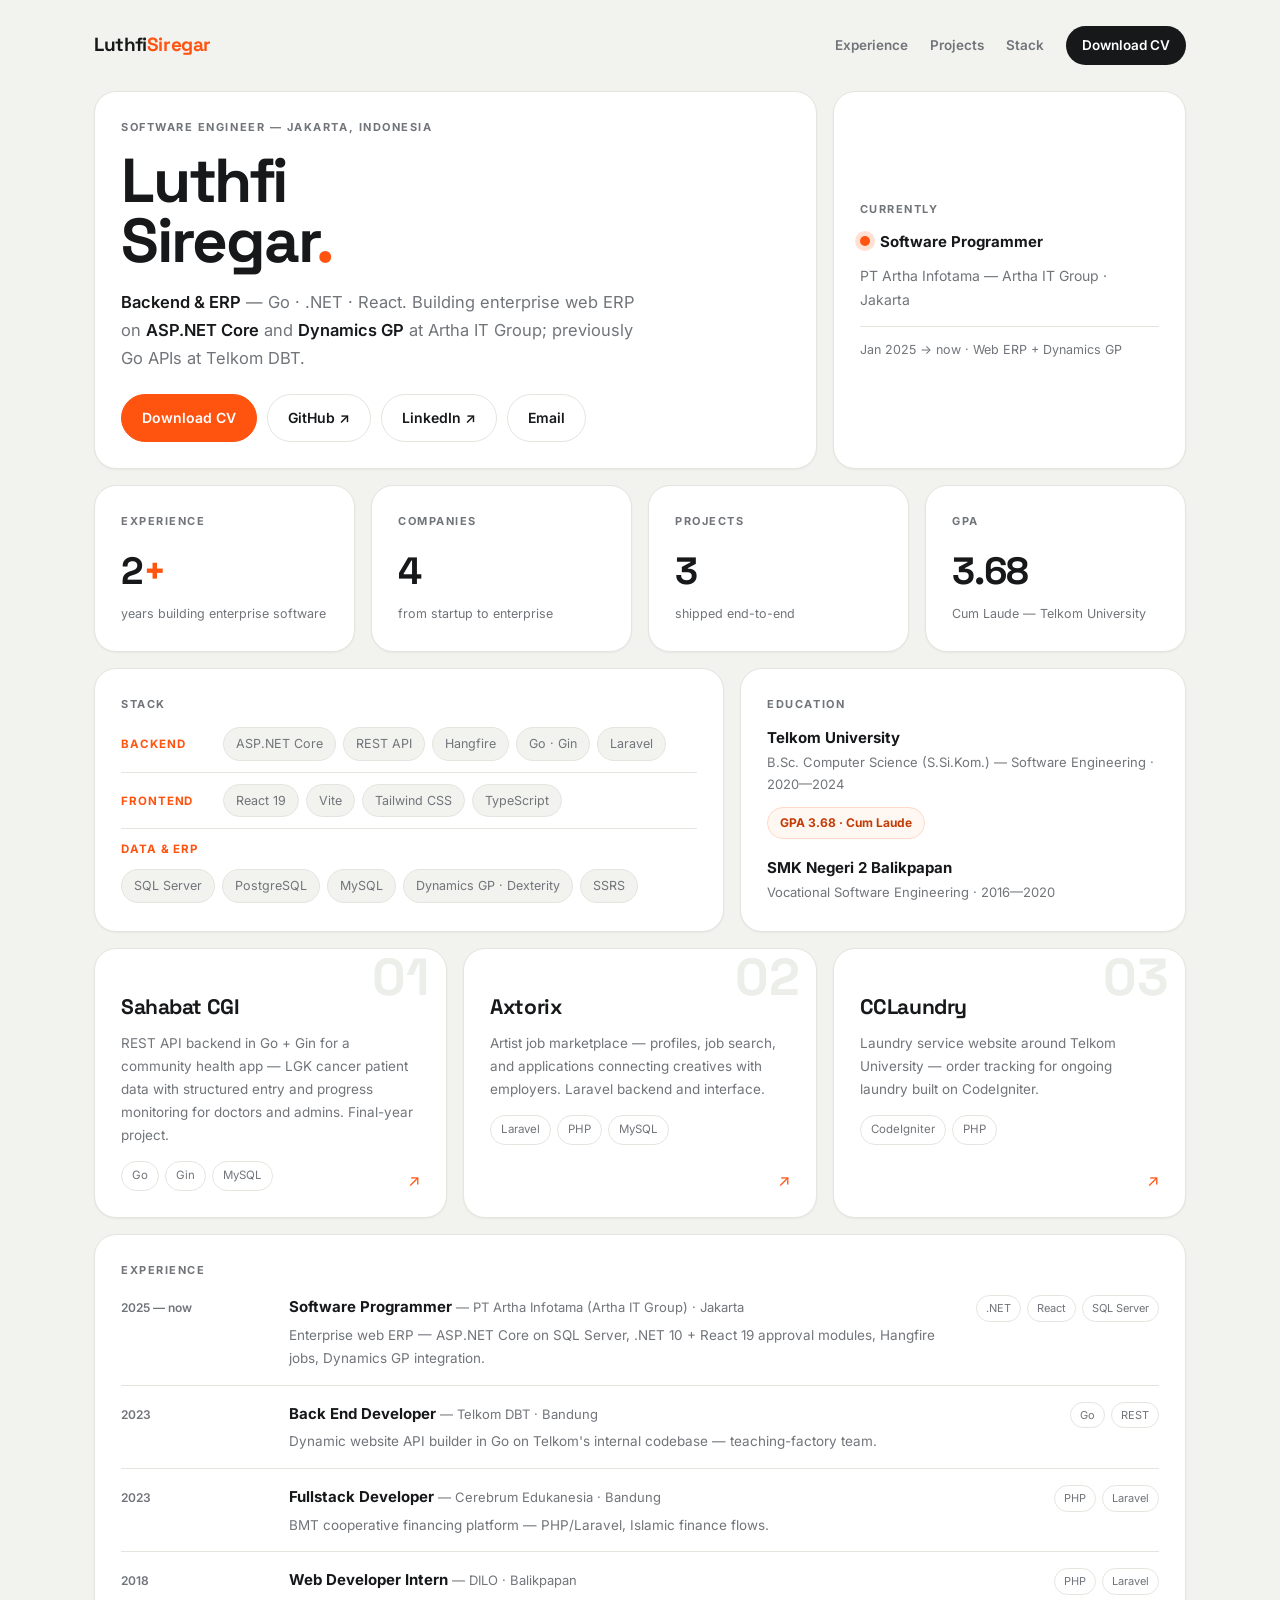
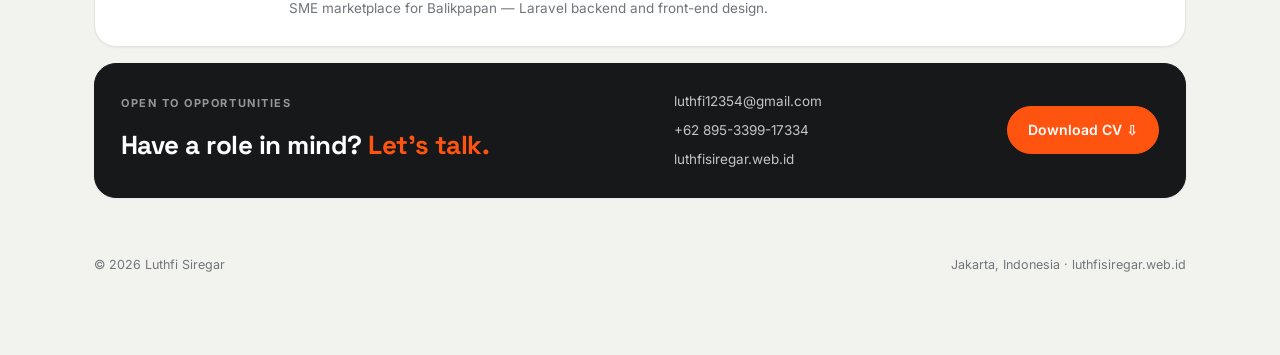
<file: index.html>
<!doctype html>
<html lang="en">
<head>
<meta charset="utf-8">
<meta name="viewport" content="width=device-width,initial-scale=1">
<title>Luthfi Siregar — Software Engineer</title>
<meta name="description" content="Luthfi Siregar — Software Engineer based in Jakarta. Backend & Full-stack: Go, .NET, React, PHP/Laravel. ERP, Dynamics GP, REST API.">
<meta name="author" content="Luthfi Siregar">
<meta name="google-site-verification" content="FlG1HTMdabONiJ1Xdwsh8hRwJur04IM24gIuMPED4pI" />
<link rel="canonical" href="https://luthfisiregar.web.id/">
<meta property="og:title" content="Luthfi Siregar — Software Engineer">
<meta property="og:description" content="Software Engineer — Backend & Full-stack. Go, .NET, React, Dynamics GP. Jakarta, Indonesia.">
<meta property="og:type" content="website">
<meta property="og:url" content="https://luthfisiregar.web.id/">
<meta property="og:site_name" content="Luthfi Siregar">
<meta name="twitter:card" content="summary">
<link rel="icon" href="/favicon.svg" type="image/svg+xml">
<link rel="preconnect" href="https://fonts.googleapis.com">
<link rel="preconnect" href="https://fonts.gstatic.com" crossorigin>
<link href="https://fonts.googleapis.com/css2?family=Space+Grotesk:wght@500;700&family=Inter:wght@400;500;600;700&display=swap" rel="stylesheet">
<style>
:root{--bg:#f2f3ef;--card:#ffffff;--ink:#16181a;--mut:#71757a;--line:#e5e5df;--acc:#ff5310;--shadow:0 1px 2px rgba(20,20,20,.05)}
*{box-sizing:border-box;margin:0;padding:0}
::selection{background:rgba(255,83,16,.18)}
a{color:inherit;text-decoration:none}
body{background:var(--bg);color:var(--ink);font:15px/1.7 Inter,system-ui,sans-serif;-webkit-font-smoothing:antialiased}
.wrap{max-width:1140px;margin:0 auto;padding:0 24px 80px}
header{display:flex;justify-content:space-between;align-items:center;padding:26px 0}
.logo{font-family:"Space Grotesk",sans-serif;font-weight:700;font-size:19px;letter-spacing:-.02em}
.logo span{color:var(--acc)}
nav{display:flex;gap:22px;align-items:center;font-size:13.5px;font-weight:600;color:var(--mut)}
nav a:hover{color:var(--ink)}
nav .cvbtn{background:var(--ink);color:#fff;border-radius:999px;padding:8px 16px}
.grid{display:grid;grid-template-columns:repeat(12,1fr);gap:16px}
.tile{background:var(--card);border:1px solid var(--line);border-radius:22px;padding:26px;box-shadow:var(--shadow);transition:transform .2s ease,box-shadow .2s ease,border-color .2s ease}
.tile:hover{transform:translateY(-3px);box-shadow:0 14px 34px rgba(20,20,20,.10)}
.lab{font-size:11px;font-weight:700;letter-spacing:.14em;text-transform:uppercase;color:var(--mut)}
.hero{grid-column:span 8;display:flex;flex-direction:column;justify-content:flex-end;min-height:290px}
.hero h1{font-family:"Space Grotesk",sans-serif;font-size:62px;line-height:.98;font-weight:700;letter-spacing:-.035em;margin:14px 0 16px}
.hero h1 em{font-style:normal;color:var(--acc)}
.hero p{font-size:16.5px;color:var(--mut);max-width:52ch}
.hero p b{color:var(--ink);font-weight:600}
.cta{display:flex;gap:10px;flex-wrap:wrap;margin-top:22px}
.btn{display:inline-flex;align-items:center;gap:8px;border-radius:999px;padding:11px 20px;font-size:14px;font-weight:600;border:1px solid var(--line);background:#fff;transition:transform .15s,box-shadow .15s}
.btn:hover{transform:translateY(-2px);box-shadow:0 8px 18px rgba(20,20,20,.10)}
.btn.primary{background:var(--acc);border-color:var(--acc);color:#fff}
.now{grid-column:span 4;display:flex;flex-direction:column;justify-content:center;gap:10px}
.now .pulse{display:flex;align-items:center;gap:10px;font-weight:700;font-size:15px}
.pdot{width:10px;height:10px;border-radius:50%;background:var(--acc);box-shadow:0 0 0 5px rgba(255,83,16,.18);animation:pulse 2s infinite}
@keyframes pulse{50%{box-shadow:0 0 0 9px rgba(255,83,16,.08)}}
.now .co{font-size:14px;color:var(--mut)}
.now .meta{font-size:12.5px;color:var(--mut);border-top:1px solid var(--line);padding-top:12px;margin-top:4px}
.stat{grid-column:span 3}
.stat .n{font-family:"Space Grotesk",sans-serif;font-size:38px;font-weight:700;letter-spacing:-.03em;margin-top:8px}
.stat .n em{font-style:normal;color:var(--acc)}
.stat .d{font-size:12.5px;color:var(--mut)}
.stack{grid-column:span 7}
.sgroup{display:flex;gap:10px;align-items:baseline;padding:11px 0;border-bottom:1px solid var(--line);flex-wrap:wrap}
.sgroup:last-child{border-bottom:none;padding-bottom:2px}
.sgroup:first-child{padding-top:4px}
.sglab{width:92px;flex-shrink:0;font-size:11.5px;font-weight:700;letter-spacing:.08em;text-transform:uppercase;color:var(--acc)}
.chips{display:flex;gap:7px;flex-wrap:wrap}
.chip{border:1px solid var(--line);border-radius:999px;padding:5px 12px;font-size:12.5px;color:var(--mut);background:var(--bg)}
.edu{grid-column:span 5;display:flex;flex-direction:column;gap:0}
.edu .u{font-size:15px;font-weight:700;margin-top:12px}
.edu .u:first-of-type{margin-top:10px}
.edu .m{font-size:13px;color:var(--mut)}
.edu .badge{display:inline-flex;margin-top:12px;align-self:flex-start;background:#fff7f2;border:1px solid #ffd9c7;color:#c23c05;border-radius:999px;padding:5px 12px;font-size:12px;font-weight:700}
.proj{grid-column:span 4;position:relative;overflow:hidden}
.proj .idx{font-family:"Space Grotesk",sans-serif;font-size:52px;font-weight:700;color:#eceee9;position:absolute;top:2px;right:16px;line-height:1}
.proj h3{font-family:"Space Grotesk",sans-serif;font-size:21px;font-weight:700;letter-spacing:-.02em;margin-top:14px}
.proj p{font-size:13.5px;color:var(--mut);margin-top:8px}
.proj .tg{display:flex;gap:6px;flex-wrap:wrap;margin-top:14px}
.proj .tg span{border:1px solid var(--line);border-radius:999px;padding:4px 10px;font-size:11.5px;color:var(--mut)}
.proj .go{position:absolute;bottom:22px;right:26px;font-size:16px;color:var(--acc)}
.xp{grid-column:span 12}
.xrow{display:grid;grid-template-columns:150px 1fr auto;gap:18px;padding:15px 0;border-bottom:1px solid var(--line);align-items:baseline}
.xrow:last-child{border-bottom:none;padding-bottom:0}
.xrow:first-of-type{padding-top:18px}
.xd{font-size:12px;color:var(--mut);font-weight:600}
.xr{font-size:15px;font-weight:700}
.xo{font-size:13px;color:var(--mut)}
.xrow .tg span{border:1px solid var(--line);border-radius:999px;padding:3px 9px;font-size:11px;color:var(--mut)}
.xrow .tg{display:flex;gap:6px;flex-wrap:wrap}
.contact{grid-column:span 12;display:flex;justify-content:space-between;align-items:center;gap:18px;flex-wrap:wrap;background:var(--ink);border-color:var(--ink)}
.contact .lab{color:rgba(255,255,255,.55)}
.contact h2{font-family:"Space Grotesk",sans-serif;color:#fff;font-size:26px;font-weight:700;letter-spacing:-.02em;margin-top:10px}
.contact h2 em{font-style:normal;color:var(--acc)}
.contact .links{display:flex;flex-direction:column;gap:6px;font-size:13.5px}
.contact .links a{color:rgba(255,255,255,.75)}
.contact .links a:hover{color:#fff}
.contact .btn.primary{background:var(--acc)}
footer{margin-top:56px;display:flex;justify-content:space-between;font-size:12.5px;color:var(--mut);flex-wrap:wrap;gap:10px}
@media(max-width:920px){.hero{grid-column:span 12}.now{grid-column:span 12}.stat{grid-column:span 6}.stack,.edu{grid-column:span 12}.proj{grid-column:span 12}.hero h1{font-size:48px}}
@media(max-width:640px){header{flex-wrap:wrap;gap:12px;padding:20px 0}nav{flex-wrap:wrap;gap:10px 16px;font-size:12.5px}nav .cvbtn{padding:7px 13px}.wrap{padding:0 18px 56px}.xrow{grid-template-columns:1fr;gap:6px}.xrow:first-of-type{padding-top:14px}}
</style>
<script type="application/ld+json">
{"@context":"https://schema.org","@type":"WebSite","name":"Luthfi Siregar","url":"https://luthfisiregar.web.id/"}
</script>
<script type="application/ld+json">
{"@context":"https://schema.org","@type":"Person","name":"Luthfi Siregar","url":"https://luthfisiregar.web.id/","jobTitle":"Software Engineer","address":{"@type":"PostalAddress","addressLocality":"Jakarta","addressCountry":"ID"},"sameAs":["https://www.linkedin.com/in/luthfisiregar","https://github.com/luthfi55"],"email":"mailto:luthfi12354@gmail.com"}
</script>
</head>
<body>
<div class="wrap">
  <header>
    <div class="logo">Luthfi<span>Siregar</span></div>
    <nav><a href="#experience">Experience</a><a href="#projects">Projects</a><a href="#stack">Stack</a><a class="cvbtn" href="/Luthfi_Siregar_CV.pdf">Download CV</a></nav>
  </header>

  <div class="grid">
    <div class="tile hero">
      <div class="lab">Software Engineer — Jakarta, Indonesia</div>
      <h1>Luthfi<br>Siregar<em>.</em></h1>
      <p><b>Backend &amp; ERP</b> — Go · .NET · React. Building enterprise web ERP on <b>ASP.NET Core</b> and <b>Dynamics GP</b> at Artha IT Group; previously Go APIs at Telkom DBT.</p>
      <div class="cta">
        <a class="btn primary" href="/Luthfi_Siregar_CV.pdf">Download CV</a>
        <a class="btn" href="https://github.com/luthfi55" target="_blank" rel="noopener">GitHub ↗</a>
        <a class="btn" href="https://www.linkedin.com/in/luthfisiregar" target="_blank" rel="noopener">LinkedIn ↗</a>
        <a class="btn" href="mailto:luthfi12354@gmail.com">Email</a>
      </div>
    </div>
    <div class="tile now">
      <div class="lab">Currently</div>
      <div class="pulse"><span class="pdot"></span>Software Programmer</div>
      <div class="co">PT Artha Infotama — Artha IT Group · Jakarta</div>
      <div class="meta">Jan 2025 → now · Web ERP + Dynamics GP</div>
    </div>

    <div class="tile stat"><div class="lab">Experience</div><div class="n">2<em>+</em></div><div class="d">years building enterprise software</div></div>
    <div class="tile stat"><div class="lab">Companies</div><div class="n">4</div><div class="d">from startup to enterprise</div></div>
    <div class="tile stat"><div class="lab">Projects</div><div class="n">3</div><div class="d">shipped end-to-end</div></div>
    <div class="tile stat"><div class="lab">GPA</div><div class="n">3.68</div><div class="d">Cum Laude — Telkom University</div></div>

    <div class="tile stack" id="stack">
      <div class="lab">Stack</div>
      <div style="margin-top:10px">
        <div class="sgroup"><span class="sglab">Backend</span><div class="chips"><span class="chip">ASP.NET Core</span><span class="chip">REST API</span><span class="chip">Hangfire</span><span class="chip">Go · Gin</span><span class="chip">Laravel</span></div></div>
        <div class="sgroup"><span class="sglab">Frontend</span><div class="chips"><span class="chip">React 19</span><span class="chip">Vite</span><span class="chip">Tailwind CSS</span><span class="chip">TypeScript</span></div></div>
        <div class="sgroup"><span class="sglab">Data &amp; ERP</span><div class="chips"><span class="chip">SQL Server</span><span class="chip">PostgreSQL</span><span class="chip">MySQL</span><span class="chip">Dynamics GP · Dexterity</span><span class="chip">SSRS</span></div></div>
      </div>
    </div>
    <div class="tile edu">
      <div class="lab">Education</div>
      <div class="u">Telkom University</div>
      <div class="m">B.Sc. Computer Science (S.Si.Kom.) — Software Engineering · 2020—2024</div>
      <span class="badge">GPA 3.68 · Cum Laude</span>
      <div class="u" style="margin-top:16px">SMK Negeri 2 Balikpapan</div>
      <div class="m">Vocational Software Engineering · 2016—2020</div>
    </div>

    <div class="tile proj" id="projects"><div class="idx">01</div><h3>Sahabat CGI</h3><p>REST API backend in Go + Gin for a community health app — LGK cancer patient data with structured entry and progress monitoring for doctors and admins. Final-year project.</p><div class="tg"><span>Go</span><span>Gin</span><span>MySQL</span></div><div class="go">↗</div></div>
    <div class="tile proj"><div class="idx">02</div><h3>Axtorix</h3><p>Artist job marketplace — profiles, job search, and applications connecting creatives with employers. Laravel backend and interface.</p><div class="tg"><span>Laravel</span><span>PHP</span><span>MySQL</span></div><div class="go">↗</div></div>
    <div class="tile proj"><div class="idx">03</div><h3>CCLaundry</h3><p>Laundry service website around Telkom University — order tracking for ongoing laundry built on CodeIgniter.</p><div class="tg"><span>CodeIgniter</span><span>PHP</span></div><div class="go">↗</div></div>

    <div class="tile xp" id="experience">
      <div class="lab">Experience</div>
      <div class="xrow"><div class="xd">2025 — now</div><div><span class="xr">Software Programmer</span> <span class="xo">— PT Artha Infotama (Artha IT Group) · Jakarta</span><div style="font-size:13.5px;color:var(--mut);margin-top:4px">Enterprise web ERP — ASP.NET Core on SQL Server, .NET 10 + React 19 approval modules, Hangfire jobs, Dynamics GP integration.</div></div><div class="tg"><span>.NET</span><span>React</span><span>SQL Server</span></div></div>
      <div class="xrow"><div class="xd">2023</div><div><span class="xr">Back End Developer</span> <span class="xo">— Telkom DBT · Bandung</span><div style="font-size:13.5px;color:var(--mut);margin-top:4px">Dynamic website API builder in Go on Telkom's internal codebase — teaching-factory team.</div></div><div class="tg"><span>Go</span><span>REST</span></div></div>
      <div class="xrow"><div class="xd">2023</div><div><span class="xr">Fullstack Developer</span> <span class="xo">— Cerebrum Edukanesia · Bandung</span><div style="font-size:13.5px;color:var(--mut);margin-top:4px">BMT cooperative financing platform — PHP/Laravel, Islamic finance flows.</div></div><div class="tg"><span>PHP</span><span>Laravel</span></div></div>
      <div class="xrow"><div class="xd">2018</div><div><span class="xr">Web Developer Intern</span> <span class="xo">— DILO · Balikpapan</span><div style="font-size:13.5px;color:var(--mut);margin-top:4px">SME marketplace for Balikpapan — Laravel backend and front-end design.</div></div><div class="tg"><span>PHP</span><span>Laravel</span></div></div>
    </div>

    <div class="tile contact" id="contact">
      <div>
        <div class="lab">Open to opportunities</div>
        <h2>Have a role in mind? <em>Let's talk.</em></h2>
      </div>
      <div class="links">
        <a href="mailto:luthfi12354@gmail.com">luthfi12354@gmail.com</a>
        <a href="tel:+62895339917334">+62 895-3399-17334</a>
        <a href="https://luthfisiregar.web.id/" target="_blank" rel="noopener">luthfisiregar.web.id</a>
      </div>
      <a class="btn primary" href="/Luthfi_Siregar_CV.pdf">Download CV ⇩</a>
    </div>
  </div>

  <footer><span>© 2026 Luthfi Siregar</span><span>Jakarta, Indonesia · luthfisiregar.web.id</span></footer>
</div>
</body>
</html>
</file>
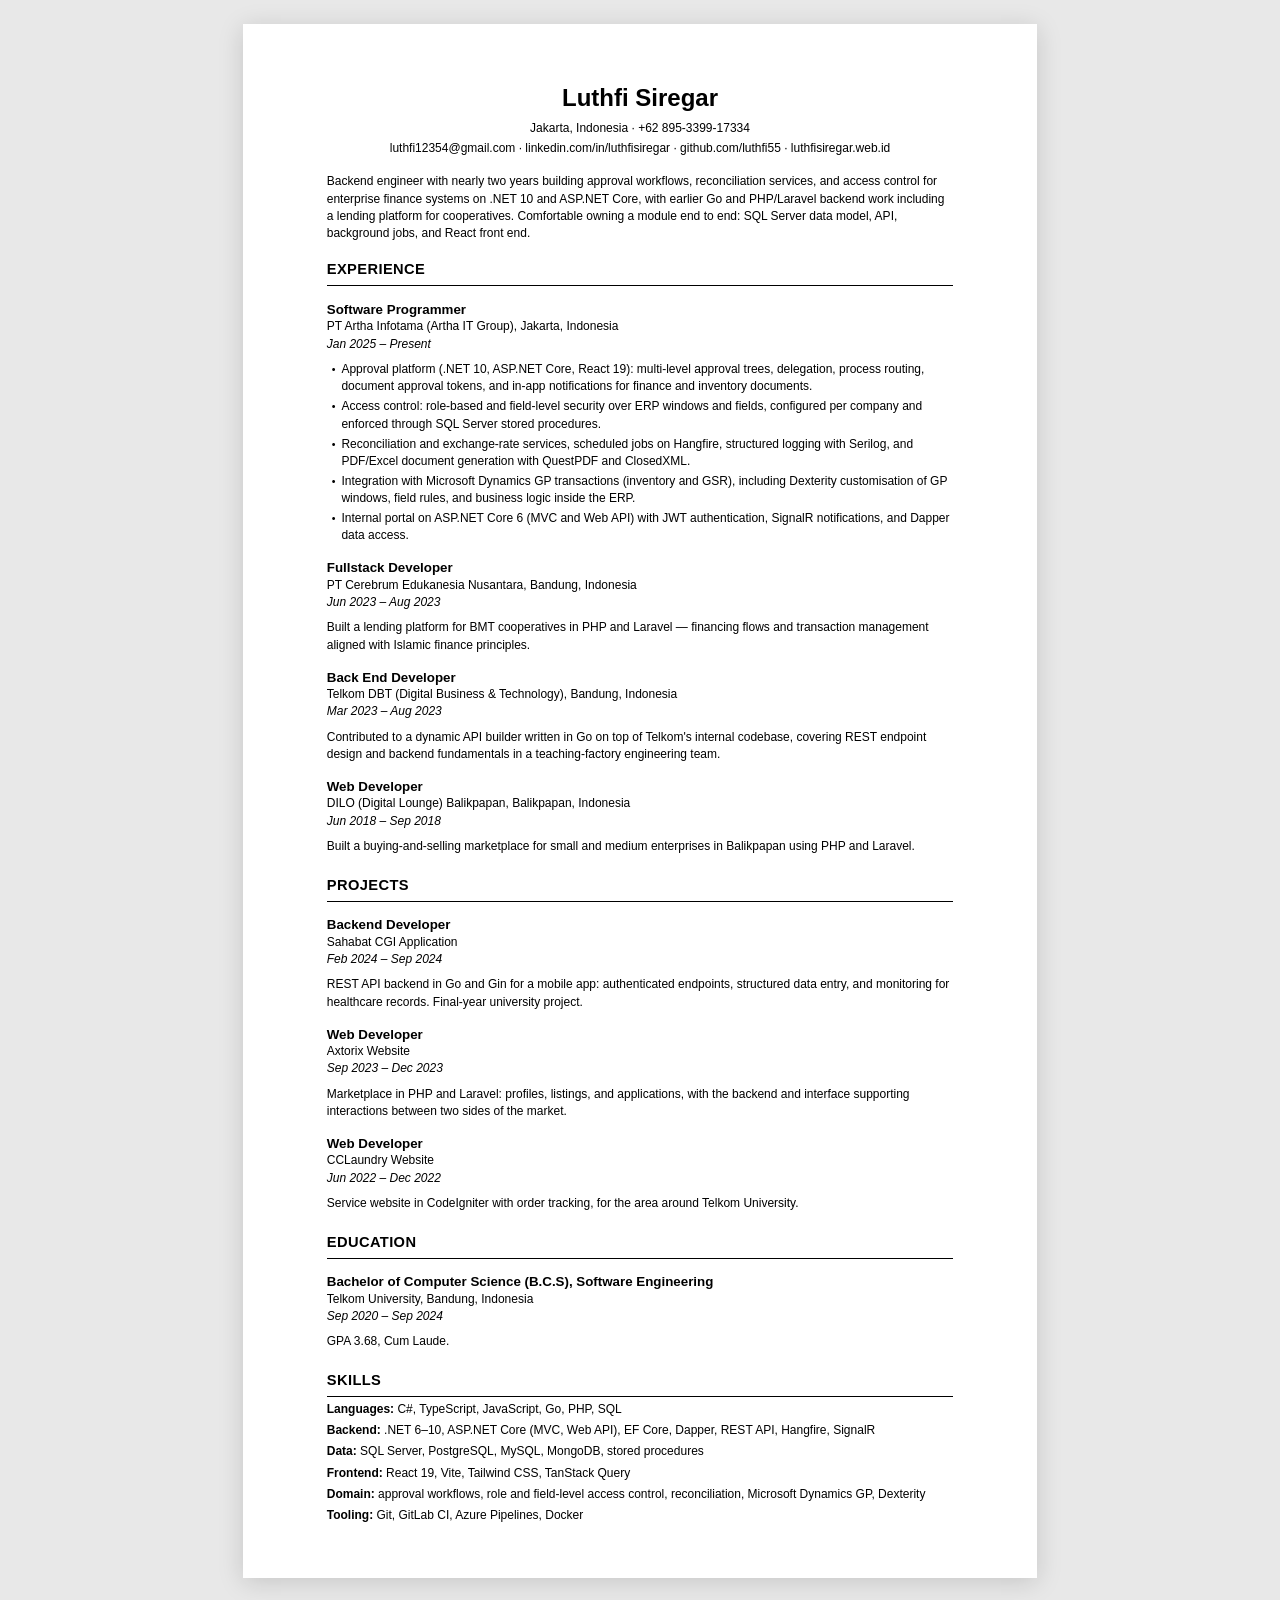
<file: cv-fintech.html>
<!doctype html>
<html lang="en">
<head>
<meta charset="utf-8">
<meta name="viewport" content="width=device-width,initial-scale=1">
<title>Luthfi Siregar — CV (Backend / Fintech)</title>
<meta name="description" content="Luthfi Siregar — Backend Engineer, Jakarta. Approval workflows, reconciliation, access control on .NET 10 / ASP.NET Core.">
<link rel="canonical" href="https://luthfisiregar.web.id/cv-fintech.html">
<link rel="stylesheet" href="cv.css">
</head>
<body>
<div class="page">

  <h1>Luthfi Siregar</h1>
  <div class="contact">
    <div>Jakarta, Indonesia · <a href="tel:+62895339917334">+62 895-3399-17334</a></div>
    <div><a href="mailto:luthfi12354@gmail.com">luthfi12354@gmail.com</a> · <a href="https://www.linkedin.com/in/luthfisiregar">linkedin.com/in/luthfisiregar</a> · <a href="https://github.com/luthfi55">github.com/luthfi55</a> · <a href="https://luthfisiregar.web.id">luthfisiregar.web.id</a></div>
  </div>

  <p class="summary">Backend engineer with nearly two years building approval workflows, reconciliation services, and access control for enterprise finance systems on .NET 10 and ASP.NET Core, with earlier Go and PHP/Laravel backend work including a lending platform for cooperatives. Comfortable owning a module end to end: SQL Server data model, API, background jobs, and React front end.</p>

  <h2>Experience</h2>

  <div class="item">
    <div class="role">Software Programmer</div>
    <div class="org">PT Artha Infotama (Artha IT Group), Jakarta, Indonesia</div>
    <div class="when">Jan 2025 – Present</div>
    <div class="desc">
      <ul>
        <li>Approval platform (.NET 10, ASP.NET Core, React 19): multi-level approval trees, delegation, process routing, document approval tokens, and in-app notifications for finance and inventory documents.</li>
        <li>Access control: role-based and field-level security over ERP windows and fields, configured per company and enforced through SQL Server stored procedures.</li>
        <li>Reconciliation and exchange-rate services, scheduled jobs on Hangfire, structured logging with Serilog, and PDF/Excel document generation with QuestPDF and ClosedXML.</li>
        <li>Integration with Microsoft Dynamics GP transactions (inventory and GSR), including Dexterity customisation of GP windows, field rules, and business logic inside the ERP.</li>
        <li>Internal portal on ASP.NET Core 6 (MVC and Web API) with JWT authentication, SignalR notifications, and Dapper data access.</li>
      </ul>
    </div>
  </div>

  <div class="item">
    <div class="role">Fullstack Developer</div>
    <div class="org">PT Cerebrum Edukanesia Nusantara, Bandung, Indonesia</div>
    <div class="when">Jun 2023 – Aug 2023</div>
    <p class="desc">Built a lending platform for BMT cooperatives in PHP and Laravel — financing flows and transaction management aligned with Islamic finance principles.</p>
  </div>

  <div class="item">
    <div class="role">Back End Developer</div>
    <div class="org">Telkom DBT (Digital Business &amp; Technology), Bandung, Indonesia</div>
    <div class="when">Mar 2023 – Aug 2023</div>
    <p class="desc">Contributed to a dynamic API builder written in Go on top of Telkom's internal codebase, covering REST endpoint design and backend fundamentals in a teaching-factory engineering team.</p>
  </div>

  <div class="item">
    <div class="role">Web Developer</div>
    <div class="org">DILO (Digital Lounge) Balikpapan, Balikpapan, Indonesia</div>
    <div class="when">Jun 2018 – Sep 2018</div>
    <p class="desc">Built a buying-and-selling marketplace for small and medium enterprises in Balikpapan using PHP and Laravel.</p>
  </div>

  <h2 class="brk">Projects</h2>

  <div class="item">
    <div class="role">Backend Developer</div>
    <div class="org">Sahabat CGI Application</div>
    <div class="when">Feb 2024 – Sep 2024</div>
    <p class="desc">REST API backend in Go and Gin for a mobile app: authenticated endpoints, structured data entry, and monitoring for healthcare records. Final-year university project.</p>
  </div>

  <div class="item">
    <div class="role">Web Developer</div>
    <div class="org">Axtorix Website</div>
    <div class="when">Sep 2023 – Dec 2023</div>
    <p class="desc">Marketplace in PHP and Laravel: profiles, listings, and applications, with the backend and interface supporting interactions between two sides of the market.</p>
  </div>

  <div class="item">
    <div class="role">Web Developer</div>
    <div class="org">CCLaundry Website</div>
    <div class="when">Jun 2022 – Dec 2022</div>
    <p class="desc">Service website in CodeIgniter with order tracking, for the area around Telkom University.</p>
  </div>

  <h2>Education</h2>

  <div class="item">
    <div class="role">Bachelor of Computer Science (B.C.S), Software Engineering</div>
    <div class="org">Telkom University, Bandung, Indonesia</div>
    <div class="when">Sep 2020 – Sep 2024</div>
    <p class="desc">GPA 3.68, Cum Laude.</p>
  </div>

  <h2>Skills</h2>

  <p class="skill"><b>Languages:</b> C#, TypeScript, JavaScript, Go, PHP, SQL</p>
  <p class="skill"><b>Backend:</b> .NET 6–10, ASP.NET Core (MVC, Web API), EF Core, Dapper, REST API, Hangfire, SignalR</p>
  <p class="skill"><b>Data:</b> SQL Server, PostgreSQL, MySQL, MongoDB, stored procedures</p>
  <p class="skill"><b>Frontend:</b> React 19, Vite, Tailwind CSS, TanStack Query</p>
  <p class="skill"><b>Domain:</b> approval workflows, role and field-level access control, reconciliation, Microsoft Dynamics GP, Dexterity</p>
  <p class="skill"><b>Tooling:</b> Git, GitLab CI, Azure Pipelines, Docker</p>

</div>
</body>
</html>
</file>
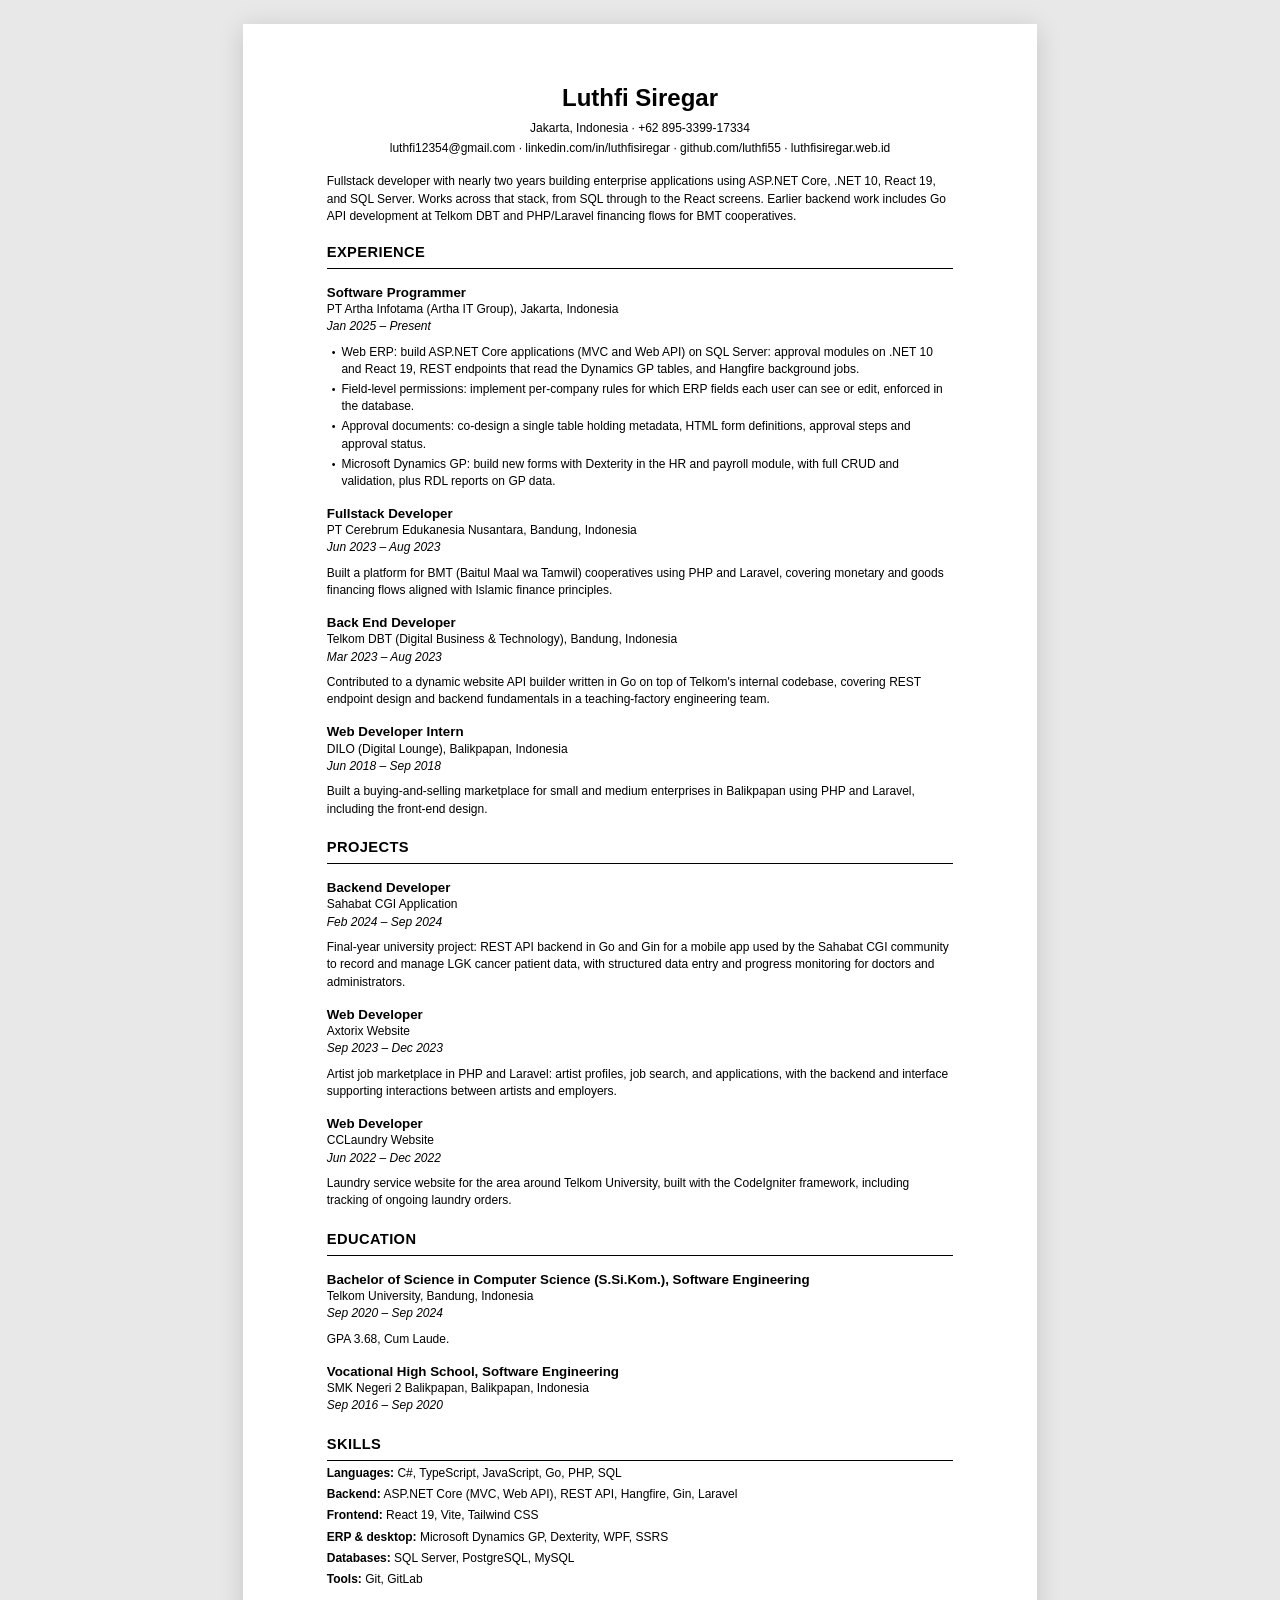
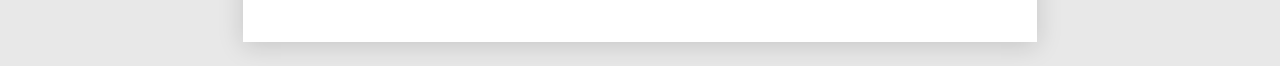
<file: cv.html>
<!doctype html>
<html lang="en">
<head>
<meta charset="utf-8">
<meta name="viewport" content="width=device-width,initial-scale=1">
<title>Luthfi Siregar — CV</title>
<meta name="description" content="Luthfi Siregar — Software Engineer, Jakarta. .NET / ASP.NET Core, React, SQL Server, Microsoft Dynamics GP.">
<link rel="canonical" href="https://luthfisiregar.web.id/cv.html">
<link rel="stylesheet" href="cv.css">
</head>
<body>
<div class="page">

  <h1>Luthfi Siregar</h1>
  <div class="contact">
    <div>Jakarta, Indonesia · <a href="tel:+62895339917334">+62 895-3399-17334</a></div>
    <div><a href="mailto:luthfi12354@gmail.com">luthfi12354@gmail.com</a> · <a href="https://www.linkedin.com/in/luthfisiregar">linkedin.com/in/luthfisiregar</a> · <a href="https://github.com/luthfi55">github.com/luthfi55</a> · <a href="https://luthfisiregar.web.id">luthfisiregar.web.id</a></div>
  </div>

  <p class="summary">Fullstack developer with nearly two years building enterprise applications using ASP.NET Core, .NET 10, React 19, and SQL Server. Works across that stack, from SQL through to the React screens. Earlier backend work includes Go API development at Telkom DBT and PHP/Laravel financing flows for BMT cooperatives.</p>

  <h2>Experience</h2>

  <div class="item">
    <div class="role">Software Programmer</div>
    <div class="org">PT Artha Infotama (Artha IT Group), Jakarta, Indonesia</div>
    <div class="when">Jan 2025 – Present</div>
    <div class="desc">
      <ul>
        <li>Web ERP: build ASP.NET Core applications (MVC and Web API) on SQL Server: approval modules on .NET 10 and React 19, REST endpoints that read the Dynamics GP tables, and Hangfire background jobs.</li>
        <li>Field-level permissions: implement per-company rules for which ERP fields each user can see or edit, enforced in the database.</li>
        <li>Approval documents: co-design a single table holding metadata, HTML form definitions, approval steps and approval status.</li>
        <li>Microsoft Dynamics GP: build new forms with Dexterity in the HR and payroll module, with full CRUD and validation, plus RDL reports on GP data.</li>
      </ul>
    </div>
  </div>

  <div class="item">
    <div class="role">Fullstack Developer</div>
    <div class="org">PT Cerebrum Edukanesia Nusantara, Bandung, Indonesia</div>
    <div class="when">Jun 2023 – Aug 2023</div>
    <p class="desc">Built a platform for BMT (Baitul Maal wa Tamwil) cooperatives using PHP and Laravel, covering monetary and goods financing flows aligned with Islamic finance principles.</p>
  </div>

  <div class="item">
    <div class="role">Back End Developer</div>
    <div class="org">Telkom DBT (Digital Business &amp; Technology), Bandung, Indonesia</div>
    <div class="when">Mar 2023 – Aug 2023</div>
    <p class="desc">Contributed to a dynamic website API builder written in Go on top of Telkom's internal codebase, covering REST endpoint design and backend fundamentals in a teaching-factory engineering team.</p>
  </div>

  <div class="item">
    <div class="role">Web Developer Intern</div>
    <div class="org">DILO (Digital Lounge), Balikpapan, Indonesia</div>
    <div class="when">Jun 2018 – Sep 2018</div>
    <p class="desc">Built a buying-and-selling marketplace for small and medium enterprises in Balikpapan using PHP and Laravel, including the front-end design.</p>
  </div>

  <h2>Projects</h2>

  <div class="item">
    <div class="role">Backend Developer</div>
    <div class="org">Sahabat CGI Application</div>
    <div class="when">Feb 2024 – Sep 2024</div>
    <p class="desc">Final-year university project: REST API backend in Go and Gin for a mobile app used by the Sahabat CGI community to record and manage LGK cancer patient data, with structured data entry and progress monitoring for doctors and administrators.</p>
  </div>

  <div class="item">
    <div class="role">Web Developer</div>
    <div class="org">Axtorix Website</div>
    <div class="when">Sep 2023 – Dec 2023</div>
    <p class="desc">Artist job marketplace in PHP and Laravel: artist profiles, job search, and applications, with the backend and interface supporting interactions between artists and employers.</p>
  </div>

  <div class="item">
    <div class="role">Web Developer</div>
    <div class="org">CCLaundry Website</div>
    <div class="when">Jun 2022 – Dec 2022</div>
    <p class="desc">Laundry service website for the area around Telkom University, built with the CodeIgniter framework, including tracking of ongoing laundry orders.</p>
  </div>

  <h2>Education</h2>

  <div class="item">
    <div class="role">Bachelor of Science in Computer Science (S.Si.Kom.), Software Engineering</div>
    <div class="org">Telkom University, Bandung, Indonesia</div>
    <div class="when">Sep 2020 – Sep 2024</div>
    <p class="desc">GPA 3.68, Cum Laude.</p>
  </div>

  <div class="item">
    <div class="role">Vocational High School, Software Engineering</div>
    <div class="org">SMK Negeri 2 Balikpapan, Balikpapan, Indonesia</div>
    <div class="when">Sep 2016 – Sep 2020</div>
  </div>

  <h2>Skills</h2>

  <p class="skill"><b>Languages:</b> C#, TypeScript, JavaScript, Go, PHP, SQL</p>
  <p class="skill"><b>Backend:</b> ASP.NET Core (MVC, Web API), REST API, Hangfire, Gin, Laravel</p>
  <p class="skill"><b>Frontend:</b> React 19, Vite, Tailwind CSS</p>
  <p class="skill"><b>ERP &amp; desktop:</b> Microsoft Dynamics GP, Dexterity, WPF, SSRS</p>
  <p class="skill"><b>Databases:</b> SQL Server, PostgreSQL, MySQL</p>
  <p class="skill"><b>Tools:</b> Git, GitLab</p>

</div>
</body>
</html>
</file>
<file: cv.css>
@page{size:A4;margin:44pt 62.7pt 40pt}
*{margin:0;padding:0;box-sizing:border-box}
html{-webkit-print-color-adjust:exact}
body{font-family:Arial,Helvetica,sans-serif;font-size:9pt;line-height:13pt;color:#000}
.page{position:relative}
@media screen{body{background:#e8e8e8;padding:24px 0}
  .page{width:210mm;min-height:297mm;padding:44pt 62.7pt 40pt;background:#fff;margin:0 auto;box-shadow:0 4px 24px rgba(0,0,0,.15)}}
@media print{body{background:none;padding:0}.page{width:auto;min-height:0;padding:0;background:none;box-shadow:none;margin:0}}

h1{font-size:18pt;line-height:22pt;font-weight:700;text-align:center}
.contact{text-align:center;margin-top:6pt}
.contact div + div{margin-top:2pt}
.summary{margin-top:12pt}

h2{font-size:11pt;font-weight:700;letter-spacing:.3pt;text-transform:uppercase;
   margin-top:16pt;padding-bottom:5pt;border-bottom:.8pt solid #000;break-after:avoid}
h2:first-of-type{margin-top:14pt}

.item{margin-top:11pt;break-inside:avoid}
.item:first-of-type{margin-top:9pt}
.role{font-size:10pt;font-weight:700;line-height:13pt}
.org{line-height:13pt}
.when{font-style:italic;line-height:13pt}
.desc{margin-top:6pt}
.desc ul{margin:4pt 0 0 11pt;padding:0}
.desc li{margin-top:2pt}
.desc li::marker{content:"•  ";font-size:8pt}

.skill{margin-top:3pt}
.skill:first-of-type{margin-top:7pt}
.skill b{font-weight:700}
a{color:#000;text-decoration:none}

@media screen and (max-width:820px){
  body{padding:12px 0}
  .page{width:auto;min-height:0;padding:24px 18px;margin:0 10px;box-shadow:none}
  h1{font-size:16pt;line-height:20pt}
}
@media print{.brk{break-before:page;margin-top:0}}
</file>
